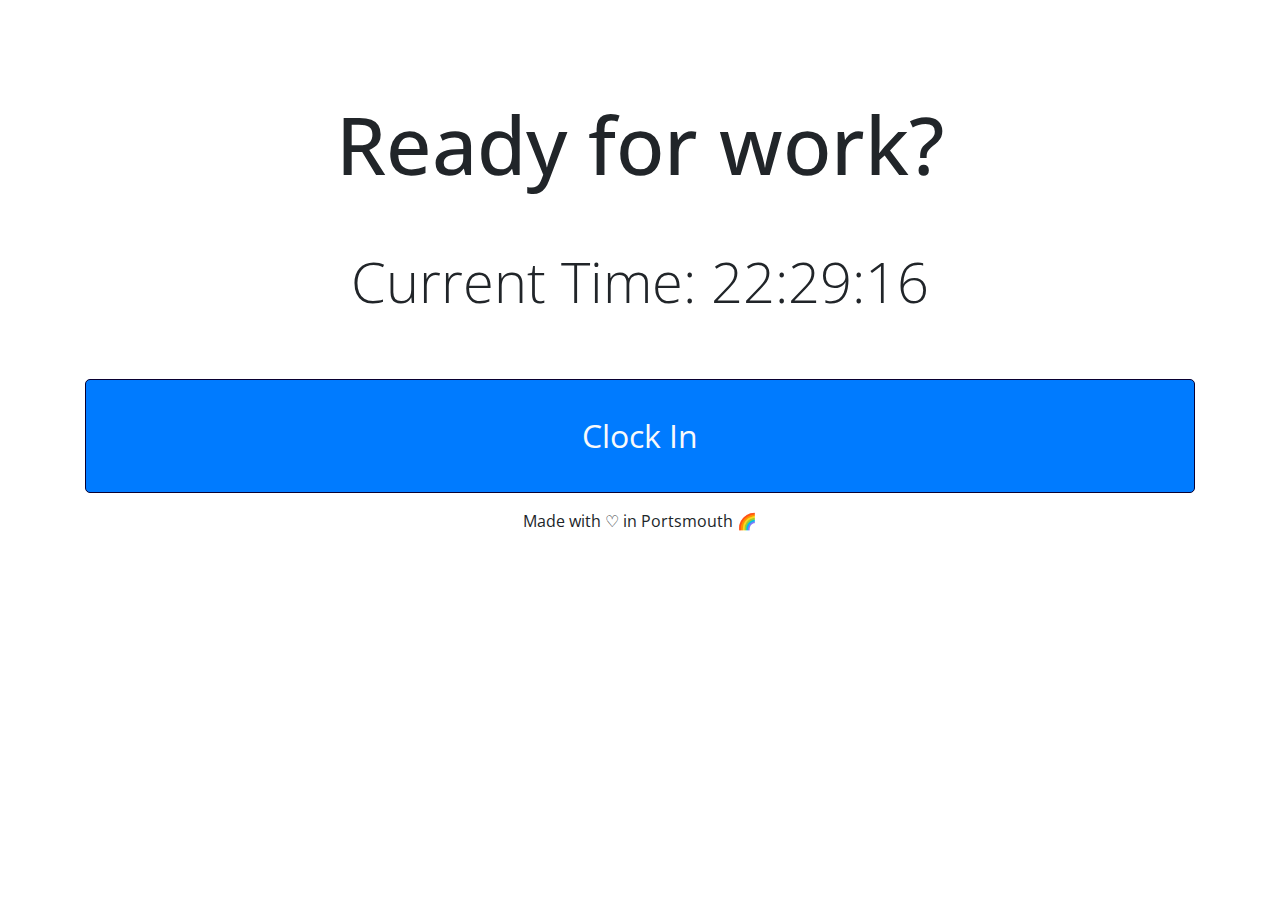
<file: index.html>
<html lang="en">
<head>
  <meta charset="UTF-8">
  <meta name="viewport" content="width=device-width, initial-scale=1.0">
  <script src="script/luxon.min.js"></script>
  <script>luxon.DateTime.local();</script>
  <link rel="stylesheet" href="https://stackpath.bootstrapcdn.com/bootstrap/4.4.1/css/bootstrap.min.css" integrity="sha384-Vkoo8x4CGsO3+Hhxv8T/Q5PaXtkKtu6ug5TOeNV6gBiFeWPGFN9MuhOf23Q9Ifjh" crossorigin="anonymous">
  <script src="https://code.jquery.com/jquery-3.4.1.slim.min.js" integrity="sha384-J6qa4849blE2+poT4WnyKhv5vZF5SrPo0iEjwBvKU7imGFAV0wwj1yYfoRSJoZ+n" crossorigin="anonymous"></script>
  <script src="https://cdn.jsdelivr.net/npm/popper.js@1.16.0/dist/umd/popper.min.js" integrity="sha384-Q6E9RHvbIyZFJoft+2mJbHaEWldlvI9IOYy5n3zV9zzTtmI3UksdQRVvoxMfooAo" crossorigin="anonymous"></script>
  <script src="https://stackpath.bootstrapcdn.com/bootstrap/4.4.1/js/bootstrap.min.js" integrity="sha384-wfSDF2E50Y2D1uUdj0O3uMBJnjuUD4Ih7YwaYd1iqfktj0Uod8GCExl3Og8ifwB6" crossorigin="anonymous"></script>
  <link href="https://fonts.googleapis.com/css2?family=Open+Sans&display=swap" rel="stylesheet">
  <link rel="stylesheet" href="css/index.css">
  <script src="script/home-page.js"></script>
  <title>RTT</title>
</head>
<body>
  <div class="container pagewide">
    <h1>Ready for work?</h1>
    <p class="display-4" id=currentTimeString>Current Time is: </p>
    <a class="text-light bg-primary clockin" href="tracking.html">Clock In</a>
    <p>Made with ♡ in Portsmouth 🌈</p>
  </div>
</body>
</html>
</file>
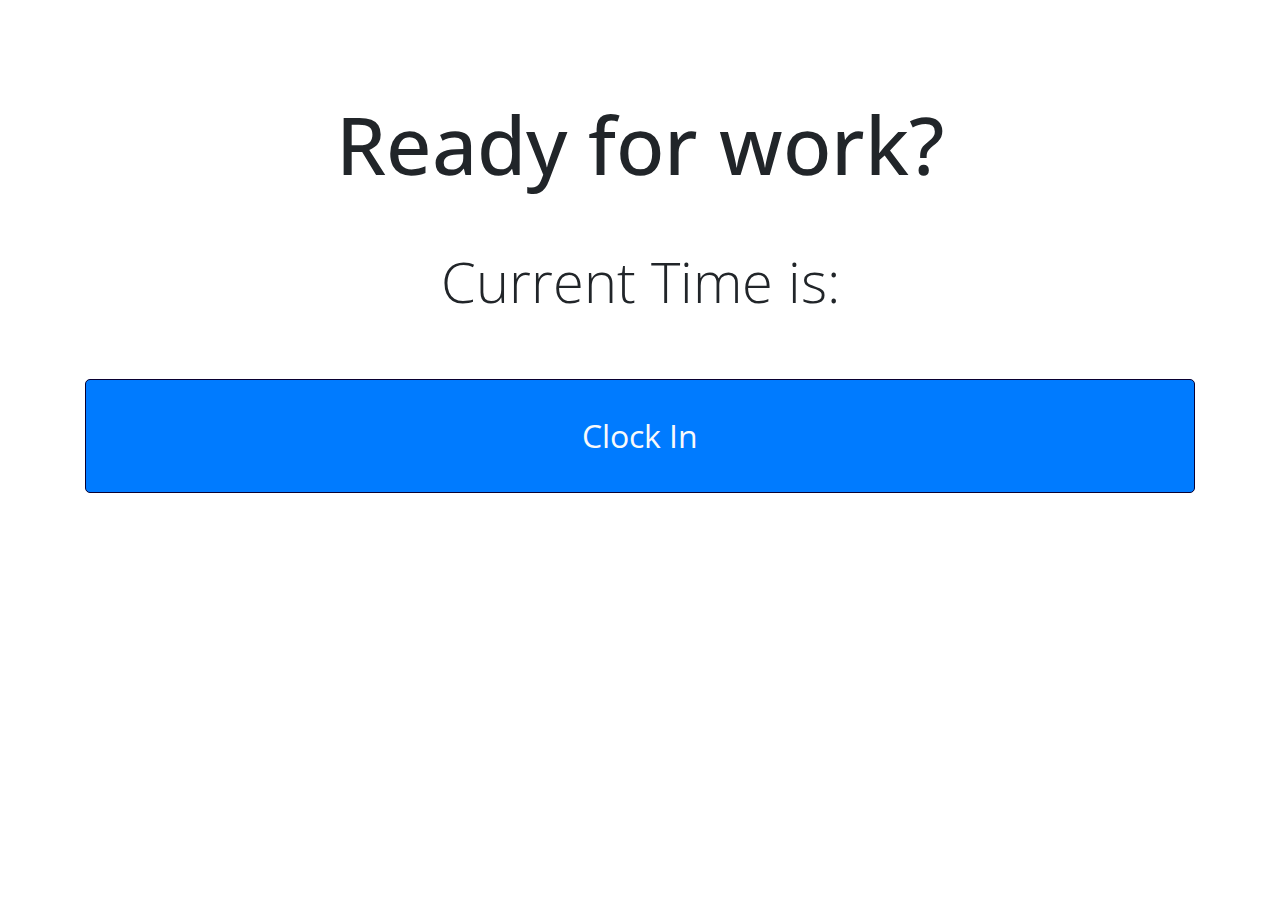
<file: html/index.html>
<html lang="en">
<head>
  <meta charset="UTF-8">
  <meta name="viewport" content="width=device-width, initial-scale=1.0">
  <link rel="stylesheet" href="https://stackpath.bootstrapcdn.com/bootstrap/4.4.1/css/bootstrap.min.css" integrity="sha384-Vkoo8x4CGsO3+Hhxv8T/Q5PaXtkKtu6ug5TOeNV6gBiFeWPGFN9MuhOf23Q9Ifjh" crossorigin="anonymous">
  <script src="https://code.jquery.com/jquery-3.4.1.slim.min.js" integrity="sha384-J6qa4849blE2+poT4WnyKhv5vZF5SrPo0iEjwBvKU7imGFAV0wwj1yYfoRSJoZ+n" crossorigin="anonymous"></script>
  <script src="https://cdn.jsdelivr.net/npm/popper.js@1.16.0/dist/umd/popper.min.js" integrity="sha384-Q6E9RHvbIyZFJoft+2mJbHaEWldlvI9IOYy5n3zV9zzTtmI3UksdQRVvoxMfooAo" crossorigin="anonymous"></script>
  <script src="https://stackpath.bootstrapcdn.com/bootstrap/4.4.1/js/bootstrap.min.js" integrity="sha384-wfSDF2E50Y2D1uUdj0O3uMBJnjuUD4Ih7YwaYd1iqfktj0Uod8GCExl3Og8ifwB6" crossorigin="anonymous"></script>
  <link href="https://fonts.googleapis.com/css2?family=Open+Sans&display=swap" rel="stylesheet">
  <link rel="stylesheet" href="../css/index.css">
  <script src="../script/home-page.js"></script>
  <title>RTT</title>
</head>
<body>
  <div class="container pagewide">
    <h1>Ready for work?</h1>
    <p class="display-4" id=currentTimeString>Current Time is: </p>
    <a class="text-light bg-primary clockin" href="tracking.html">Clock In</a>
  </div>
</body>
</html>
</file>
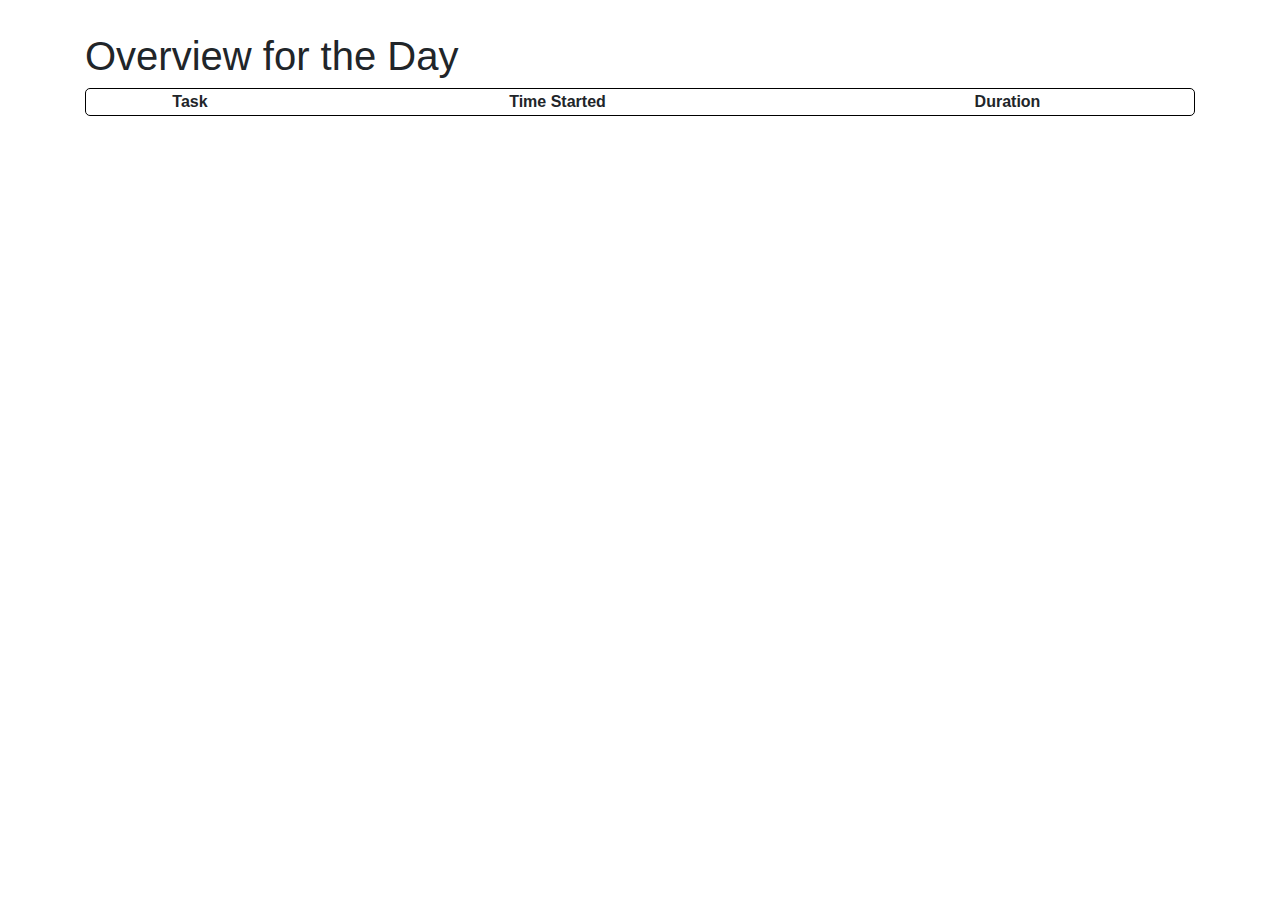
<file: overview.html>
<html lang="en">
<head>
  <meta charset="UTF-8">
  <meta name="viewport" content="width=, initial-scale=1.0">
  <script src="script/luxon.min.js"></script>
  <script>luxon.DateTime.local();</script>
  <link rel="stylesheet" href="https://stackpath.bootstrapcdn.com/bootstrap/4.4.1/css/bootstrap.min.css" integrity="sha384-Vkoo8x4CGsO3+Hhxv8T/Q5PaXtkKtu6ug5TOeNV6gBiFeWPGFN9MuhOf23Q9Ifjh" crossorigin="anonymous">
  <script src="https://code.jquery.com/jquery-3.4.1.slim.min.js" integrity="sha384-J6qa4849blE2+poT4WnyKhv5vZF5SrPo0iEjwBvKU7imGFAV0wwj1yYfoRSJoZ+n" crossorigin="anonymous"></script>
  <script src="https://cdn.jsdelivr.net/npm/popper.js@1.16.0/dist/umd/popper.min.js" integrity="sha384-Q6E9RHvbIyZFJoft+2mJbHaEWldlvI9IOYy5n3zV9zzTtmI3UksdQRVvoxMfooAo" crossorigin="anonymous"></script>
  <script src="https://stackpath.bootstrapcdn.com/bootstrap/4.4.1/js/bootstrap.min.js" integrity="sha384-wfSDF2E50Y2D1uUdj0O3uMBJnjuUD4Ih7YwaYd1iqfktj0Uod8GCExl3Og8ifwB6" crossorigin="anonymous"></script>
  <link href="https://fonts.googleapis.com/css2?family=Open+Sans&display=swap" rel="stylesheet">
  <link rel="stylesheet" href="css/overview.css">
  <script src="script/overview.js"></script>
  <title>RTT Tracking</title>
</head>
<body>
  <div class="container">
    <h1>Overview for the Day</h1>
    <div class="table-container">
      <table>
        <thead>
            <tr>
                <tr>
                  <th>Task</th>
                  <th>Time Started</th>
                  <th>Duration</th>
                </tr>
            </tr>
        </thead>
        <tbody id="overview-table">
        </tbody>
    </table>
    </div>
    <p id=timeOverview></p>
  </div>
</body>
</html>
</file>
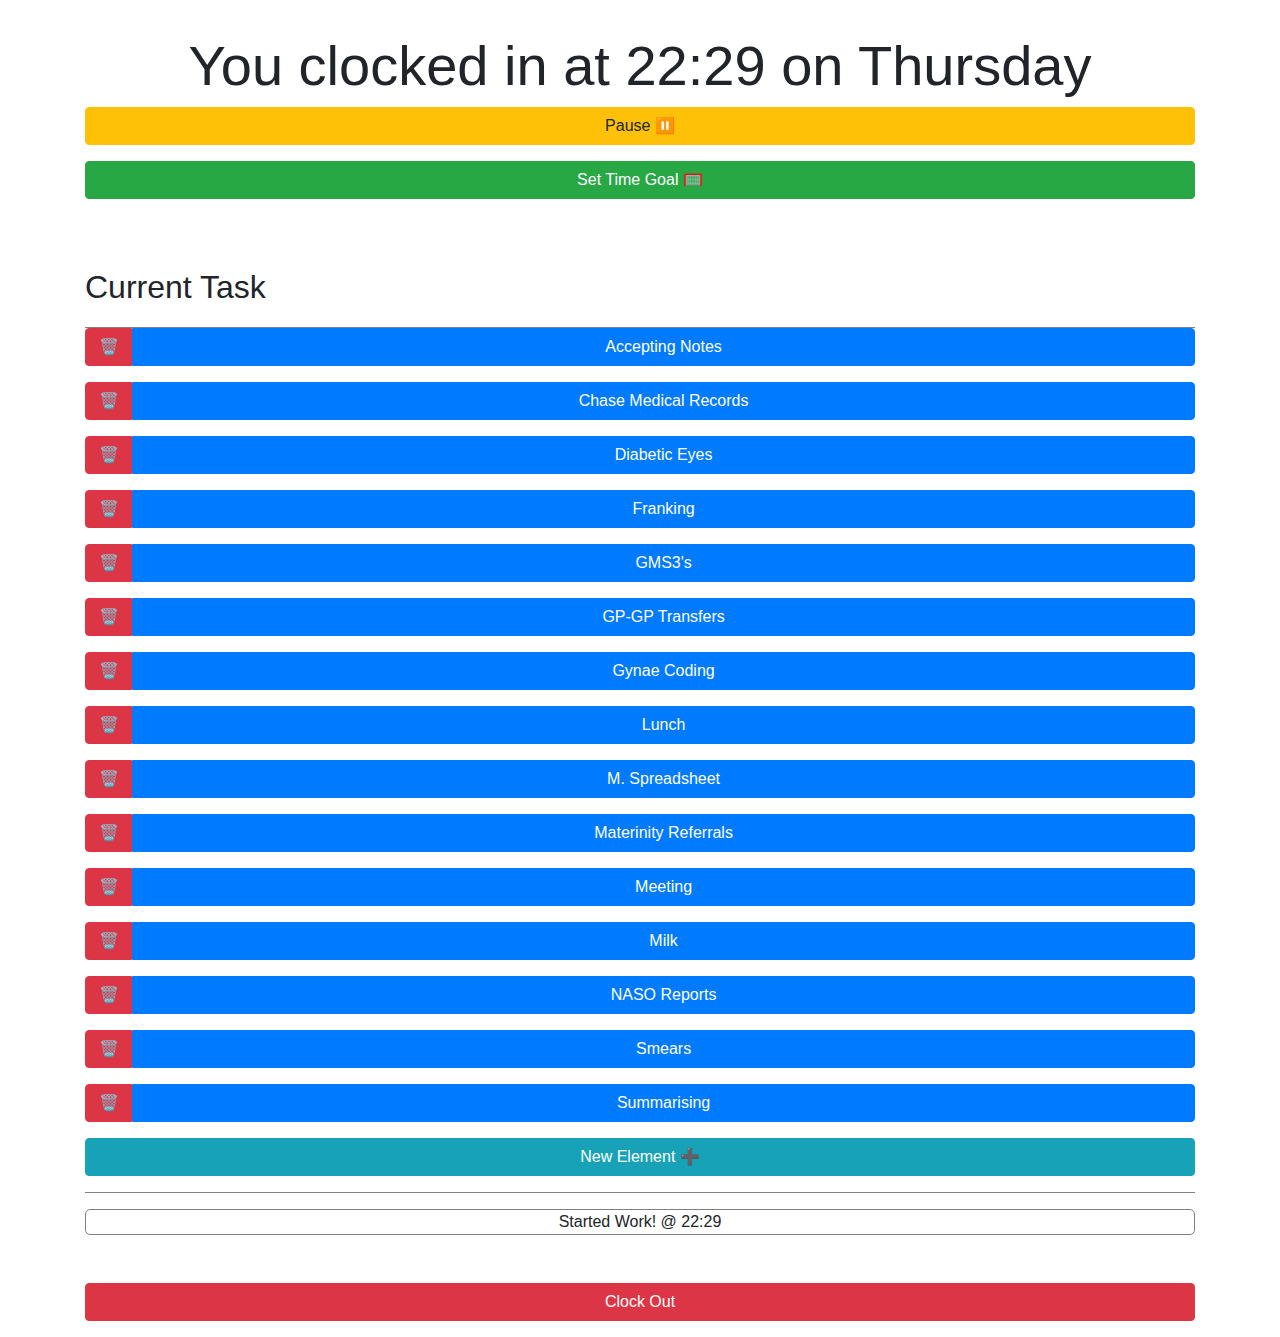
<file: tracking.html>
<html lang="en">
<head>
  <meta charset="UTF-8">
  <meta name="viewport" content="width=, initial-scale=1.0">
  <script src="script/luxon.min.js"></script>
  <script>luxon.DateTime.local();</script>
  <link rel="stylesheet" href="https://stackpath.bootstrapcdn.com/bootstrap/4.4.1/css/bootstrap.min.css" integrity="sha384-Vkoo8x4CGsO3+Hhxv8T/Q5PaXtkKtu6ug5TOeNV6gBiFeWPGFN9MuhOf23Q9Ifjh" crossorigin="anonymous">
  <script src="https://code.jquery.com/jquery-3.4.1.slim.min.js" integrity="sha384-J6qa4849blE2+poT4WnyKhv5vZF5SrPo0iEjwBvKU7imGFAV0wwj1yYfoRSJoZ+n" crossorigin="anonymous"></script>
  <script src="https://cdn.jsdelivr.net/npm/popper.js@1.16.0/dist/umd/popper.min.js" integrity="sha384-Q6E9RHvbIyZFJoft+2mJbHaEWldlvI9IOYy5n3zV9zzTtmI3UksdQRVvoxMfooAo" crossorigin="anonymous"></script>
  <script src="https://stackpath.bootstrapcdn.com/bootstrap/4.4.1/js/bootstrap.min.js" integrity="sha384-wfSDF2E50Y2D1uUdj0O3uMBJnjuUD4Ih7YwaYd1iqfktj0Uod8GCExl3Og8ifwB6" crossorigin="anonymous"></script>
  <link href="https://fonts.googleapis.com/css2?family=Open+Sans&display=swap" rel="stylesheet">
  <link rel="stylesheet" href="css/tracking.css">
  <script src="script/tracking.js"></script>
  <title>RTT Tracking</title>
</head>
<body>
  <div id="hiddenadd">
    <div class="modal-container">
      <p>Enter the name of the new task:</p>
      <div class="controls-container">
        <input type="text" id=newtask>
        <button class="btn btn-danger" onclick="closeModal();">Cancel</button>
        <button class="btn btn-primary" onclick="submitTaskModal();">Submit</button>  
      </div>
    </div>
  </div>

  <div id="pausemenu">
    <div class="modal-container">
      <p>Paused!</p>
      <button id=unpausebutton class="btn btn-primary">Unpause</button>
    </div>
  </div>

  <div id="goalmenu">
    <div class="modal-container">
      <p>Enter the duration of time for your goal:</p>
      <select id="hours"></select>
      <p>:</p>
      <select id="minutes"></select>
      <button class="btn btn-primary cancel">Cancel</button>
      <button class="btn btn-primary submit">Submit</button>
    </div>
  </div>

  <div class="container">
    <h1 class="display-4" id=timeStatistics></h1>
    <button id=pausebutton class="btn btn-warning">Pause ⏸️</button>
    <button id=goalmode class="btn btn-success">Set Time Goal 🥅</button>
    <p id=currentWorkItem></p>
    
    <p id=currentTaskHeader>Current Task</p>
    <div id=items>
    </div>

    <div class="log">
      <ul id=actionlog>

      </ul>
    </div>
    <button id=clockout class="btn btn-danger" onclick="clockOut();">Clock Out</button>
  </div>
</body>
</html>
</file>
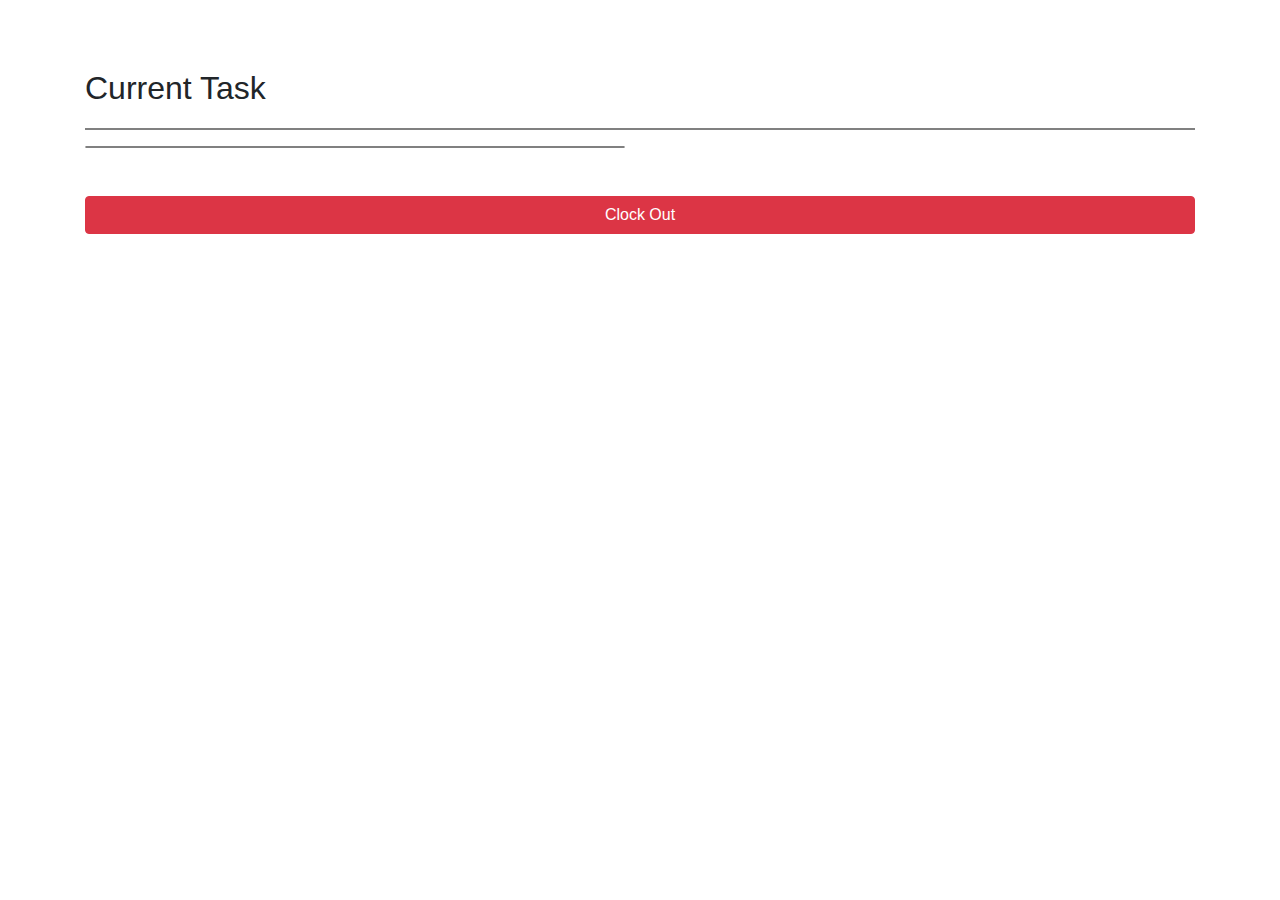
<file: html/tracking.html>
<html lang="en">
<head>
  <meta charset="UTF-8">
  <meta name="viewport" content="width=, initial-scale=1.0">
  <link rel="stylesheet" href="https://stackpath.bootstrapcdn.com/bootstrap/4.4.1/css/bootstrap.min.css" integrity="sha384-Vkoo8x4CGsO3+Hhxv8T/Q5PaXtkKtu6ug5TOeNV6gBiFeWPGFN9MuhOf23Q9Ifjh" crossorigin="anonymous">
  <script src="https://code.jquery.com/jquery-3.4.1.slim.min.js" integrity="sha384-J6qa4849blE2+poT4WnyKhv5vZF5SrPo0iEjwBvKU7imGFAV0wwj1yYfoRSJoZ+n" crossorigin="anonymous"></script>
  <script src="https://cdn.jsdelivr.net/npm/popper.js@1.16.0/dist/umd/popper.min.js" integrity="sha384-Q6E9RHvbIyZFJoft+2mJbHaEWldlvI9IOYy5n3zV9zzTtmI3UksdQRVvoxMfooAo" crossorigin="anonymous"></script>
  <script src="https://stackpath.bootstrapcdn.com/bootstrap/4.4.1/js/bootstrap.min.js" integrity="sha384-wfSDF2E50Y2D1uUdj0O3uMBJnjuUD4Ih7YwaYd1iqfktj0Uod8GCExl3Og8ifwB6" crossorigin="anonymous"></script>
  <link href="https://fonts.googleapis.com/css2?family=Open+Sans&display=swap" rel="stylesheet">
  <link rel="stylesheet" href="../css/tracking.css">
  <script src="../script/tracking.js"></script>
  <title>RTT Tracking</title>
</head>
<body>
  <div class="container">
    <h1 class="display-4" id=timeStatistics></h1>
    <p id=currentWorkItem></p>
    
    <p id=currentTaskHeader>Current Task</p>
    <ul id=items>
    </ul>

    <div class="log">
      <div class="row actions-container">
        <div class="col-6">
          <!-- Items that have been worked on in chronological order -->
          <ul id=actionlog>

          </ul>
        </div>
        <div class="col-6" id=timelog>
          <!-- Time stanps for the items that have been worked on -->
          <ul id=timelog>

          </ul>
        </div>
      </div>
    </div>
    <button id=clockout class="btn btn-danger">Clock Out</button>
  </div>
</body>
</html>
</file>
<file: css/index.css>
.pagewide {
  margin-top: 6em;
}
.pagewide h1 {
  font-size: 5em;
}
.pagewide p {
  margin-top: 1em;
}
.pagewide * {
  text-align: center;
  font-family: "Open Sans";
}
.pagewide .clockin {
  display: block;
  margin-top: 2em;
  width: 100%;
  font-size: 2em;
  padding: 1em;
  border-radius: 5px;
  border: 1px solid #090031;
}
.pagewide .clockin:hover {
  text-decoration: none;
}

@media (max-width: 550px) {
  .pagewide h1 {
    margin-top: 0.5em;
    font-size: 3em;
  }
  .pagewide p {
    font-size: 2.5em;
  }
}

/*# sourceMappingURL=index.css.map */
</file>
<file: css/overview.css>
body {
  margin-top: 2em;
}

ul {
  list-style-type: none;
  padding: 0;
}
ul li {
  margin-top: 1em;
}

#timeOverview {
  font-size: 2em;
}

th {
  text-align: center;
}

.table-container {
  border: 1px solid black;
  border-radius: 5px 5px 5px 5px;
  padding: 0.2em;
}
.table-container table {
  width: 100%;
}
.table-container table tbody:first-child td {
  background-color: #d3f3ff;
}
.table-container table td {
  text-align: center;
  border: 1px solid #333;
  padding: 1em;
}

/*# sourceMappingURL=overview.css.map */
</file>
<file: css/tracking.css>
body {
  margin-top: 2em;
}

h1 {
  text-align: center;
}

#items {
  border-bottom: 1px solid gray;
  border-top: 1px solid gray;
  margin-bottom: 1em;
  padding-top: 1em;
  padding-bottom: 1em;
  padding: 0;
  list-style-type: none;
}
#items li {
  display: block;
  margin-bottom: 0.5em;
}

#actionlog {
  border: 1px solid gray;
  border-radius: 5px;
  list-style-type: none;
  text-align: center;
  padding: 0;
}

#currentTaskHeader {
  margin-top: 2em;
  font-size: 2em;
}

#clockout {
  margin-top: 2em;
  margin-bottom: 1em;
  width: 100%;
}

.listing {
  display: flex;
}
.listing .text {
  flex: 98;
  border-radius: 0 0.25rem 0.25rem 0;
}
.listing .waste {
  flex: 2;
  border-radius: 0.25rem 0 0 0.25rem;
}

.fillx {
  width: 100%;
  margin-bottom: 1em;
}

#pausebutton {
  width: 100%;
}

#goalmode {
  width: 100%;
  margin-top: 1em;
}

#goalmenu {
  position: fixed;
  z-index: 1;
  left: 0;
  top: 0;
  overflow: auto;
  width: 100%;
  height: 100%;
  display: none;
  padding: 5em;
  background-color: rgba(0, 0, 0, 0.5);
}
@media (max-width: 500px) {
  #goalmenu {
    padding: 2em;
  }
}
#goalmenu .modal-container {
  background-color: #ffffff;
  padding: 5em;
  border: 1px solid black;
  border-radius: 5px solid black;
  text-align: center;
}
#goalmenu .modal-container * {
  width: 100%;
  margin-bottom: 0.5em;
}
#goalmenu .modal-container input {
  border: 1px solid black;
}
@media (max-width: 500px) {
  #goalmenu .modal-container {
    padding: 1em;
  }
}

#pausemenu {
  position: fixed;
  z-index: 1;
  left: 0;
  top: 0;
  overflow: auto;
  width: 100%;
  height: 100%;
  display: none;
  padding: 5em;
  background-color: rgba(0, 0, 0, 0.5);
}
@media (max-width: 500px) {
  #pausemenu {
    padding: 2em;
  }
}
#pausemenu .modal-container {
  background-color: #ffffff;
  padding: 5em;
  border: 1px solid black;
  border-radius: 5px solid black;
  text-align: center;
}
#pausemenu .modal-container * {
  width: 100%;
  margin-bottom: 0.5em;
}
#pausemenu .modal-container input {
  border: 1px solid black;
}
@media (max-width: 500px) {
  #pausemenu .modal-container {
    padding: 1em;
  }
}

#hiddenadd {
  position: fixed;
  z-index: 1;
  left: 0;
  top: 0;
  overflow: auto;
  width: 100%;
  height: 100%;
  display: none;
  padding: 5em;
  background-color: rgba(0, 0, 0, 0.5);
}
@media (max-width: 500px) {
  #hiddenadd {
    padding: 2em;
  }
}
#hiddenadd .modal-container {
  background-color: #ffffff;
  padding: 5em;
  border: 1px solid black;
  border-radius: 5px solid black;
  text-align: center;
}
#hiddenadd .modal-container * {
  width: 100%;
  margin-bottom: 0.5em;
}
#hiddenadd .modal-container input {
  border: 1px solid black;
}
@media (max-width: 500px) {
  #hiddenadd .modal-container {
    padding: 1em;
  }
}
#hiddenadd * {
  text-align: center;
}
#hiddenadd .controls-container {
  text-align: center;
}

@media (max-width: 500) {
  h1 {
    font-size: 2.5em;
  }
}

/*# sourceMappingURL=tracking.css.map */
</file>
